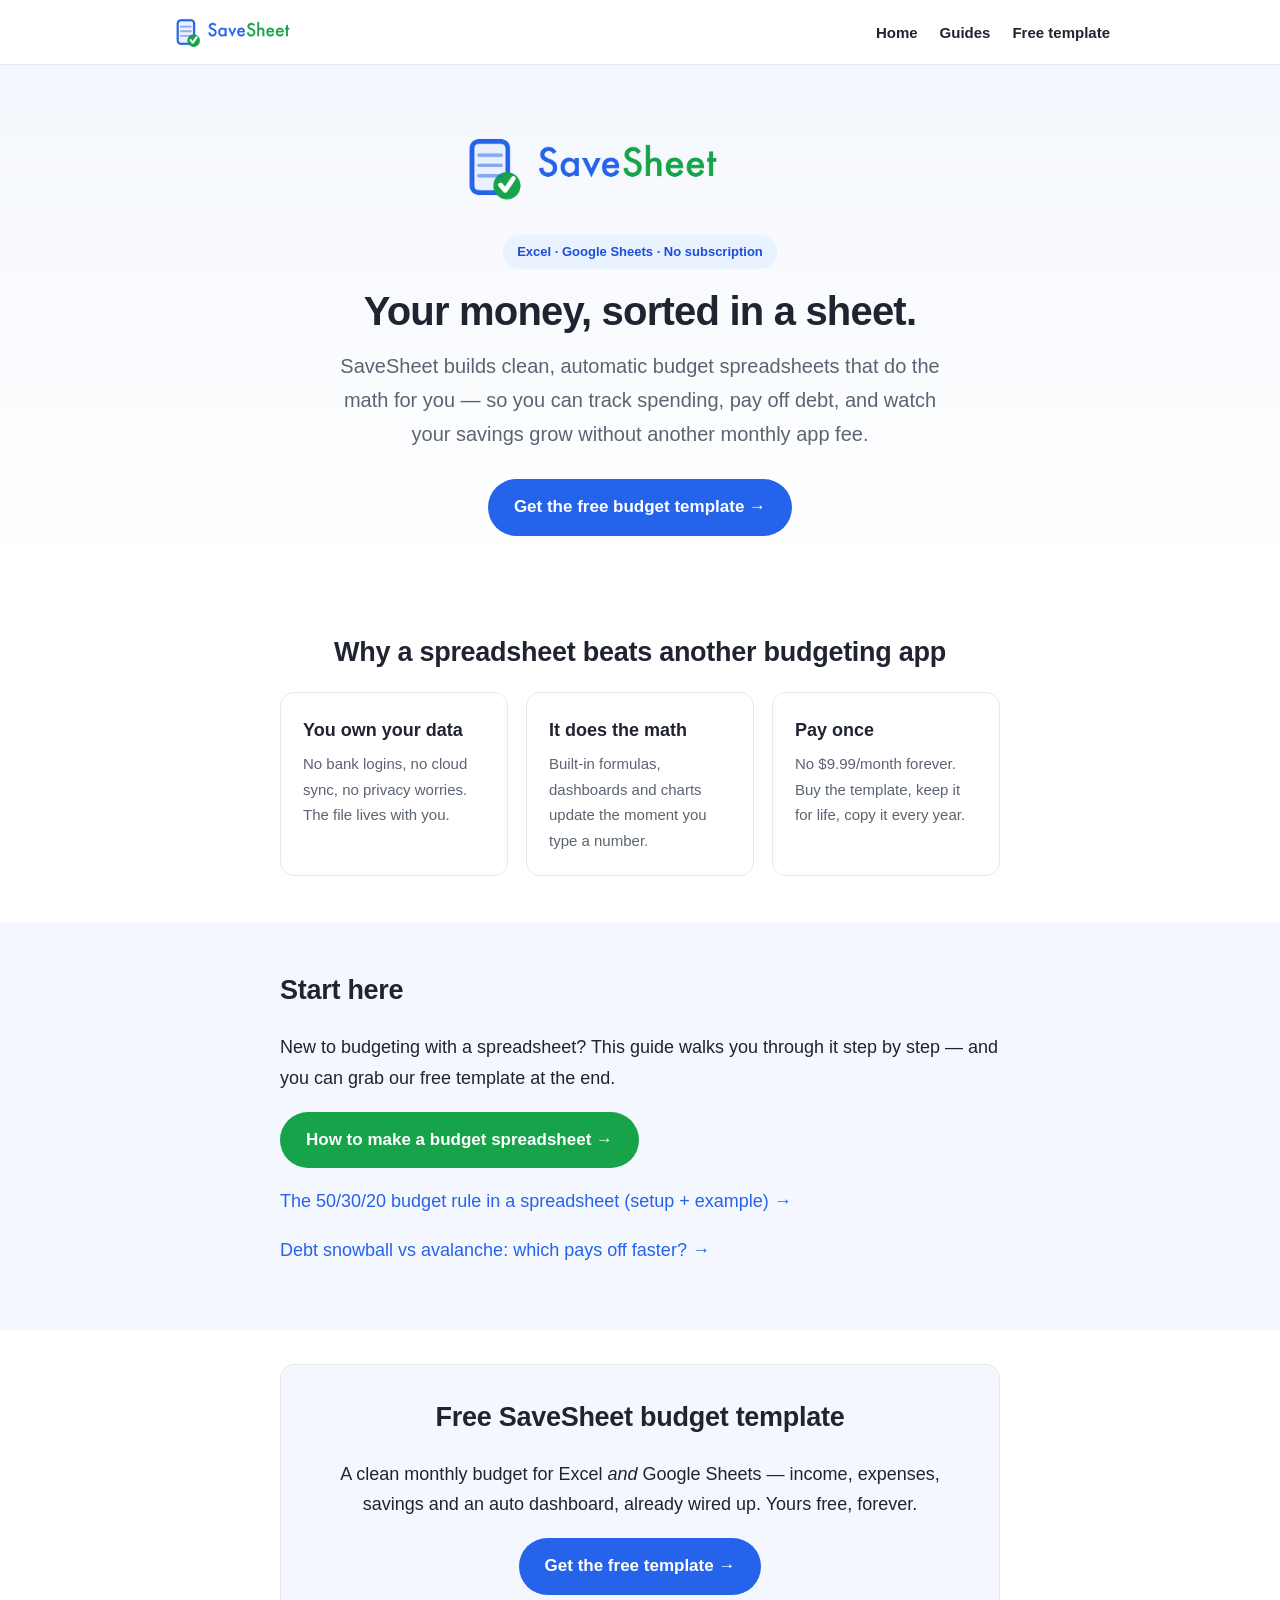
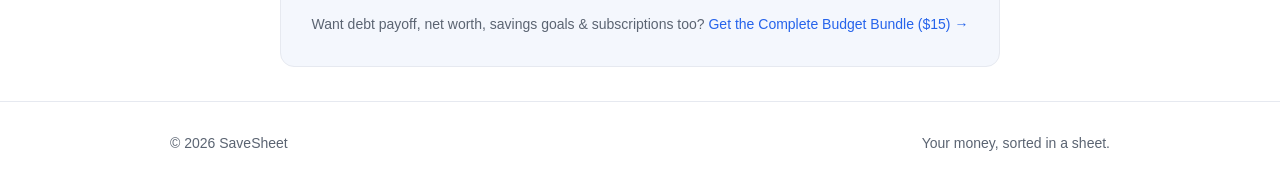
<file: index.html>
<!doctype html>
<html lang="en">
<head>
<meta charset="utf-8">
<meta name="viewport" content="width=device-width,initial-scale=1">
<title>SaveSheet — Simple Budget Spreadsheets for Excel & Google Sheets</title>
<meta name="description" content="SaveSheet makes clean, automatic budget spreadsheets for Excel and Google Sheets. Track spending, crush debt, and grow savings — no subscription, your data stays yours.">
<link rel="canonical" href="https://underwritely.github.io/SaveSheet/">
<meta property="og:type" content="website">
<meta property="og:title" content="SaveSheet — Simple Budget Spreadsheets that just work">
<meta property="og:description" content="Clean, automatic budget spreadsheets for Excel & Google Sheets. No subscription. Your money, sorted in a sheet.">
<meta property="og:url" content="https://underwritely.github.io/SaveSheet/">
<meta name="twitter:card" content="summary_large_image">
<link rel="stylesheet" href="assets/style.css">
<script type="application/ld+json">
{"@context":"https://schema.org","@type":"Organization","name":"SaveSheet",
"url":"https://underwritely.github.io/SaveSheet/",
"logo":"https://underwritely.github.io/SaveSheet/assets/savesheet-logo.png",
"description":"Clean, automatic budget spreadsheets for Excel and Google Sheets."}
</script>
</head>
<body>
<header class="site"><div class="wrap">
  <a href="index.html"><img src="assets/savesheet-logo.png" alt="SaveSheet"></a>
  <nav><a href="index.html">Home</a><a href="blog/how-to-make-a-budget-spreadsheet.html">Guides</a><a href="#get">Free template</a></nav>
</div></header>

<div class="hero"><div class="wrap">
  <img src="assets/savesheet-logo.png" alt="SaveSheet" class="hero-logo">
  <span class="pill">Excel · Google Sheets · No subscription</span>
  <h1>Your money, sorted in a sheet.</h1>
  <p class="lead">SaveSheet builds clean, automatic budget spreadsheets that do the math for you — so you can track spending, pay off debt, and watch your savings grow without another monthly app fee.</p>
  <a class="btn" href="#get">Get the free budget template →</a>
</div></div>

<section><div class="wrap">
  <h2 class="center">Why a spreadsheet beats another budgeting app</h2>
  <div class="grid">
    <div class="card"><h3>You own your data</h3><p>No bank logins, no cloud sync, no privacy worries. The file lives with you.</p></div>
    <div class="card"><h3>It does the math</h3><p>Built-in formulas, dashboards and charts update the moment you type a number.</p></div>
    <div class="card"><h3>Pay once</h3><p>No $9.99/month forever. Buy the template, keep it for life, copy it every year.</p></div>
  </div>
</div></section>

<section style="background:var(--soft)"><div class="wrap">
  <h2>Start here</h2>
  <p>New to budgeting with a spreadsheet? This guide walks you through it step by step — and you can grab our free template at the end.</p>
  <p><a class="btn green" href="blog/how-to-make-a-budget-spreadsheet.html">How to make a budget spreadsheet →</a></p>
  <p><a href="blog/50-30-20-budget-spreadsheet.html">The 50/30/20 budget rule in a spreadsheet (setup + example) →</a></p>
  <p><a href="blog/debt-snowball-vs-avalanche-spreadsheet.html">Debt snowball vs avalanche: which pays off faster? →</a></p>
</div></section>

<div class="wrap"><div class="cta" id="get">
  <h2>Free SaveSheet budget template</h2>
  <p>A clean monthly budget for Excel <em>and</em> Google Sheets — income, expenses, savings and an auto dashboard, already wired up. Yours free, forever.</p>
  <p><a class="btn" href="https://underwritely.gumroad.com/l/SaveSheet_Free">Get the free template →</a></p>
  <p style="font-size:14px;color:var(--muted);margin-bottom:0">Want debt payoff, net worth, savings goals &amp; subscriptions too? <a href="https://underwritely.gumroad.com/l/SaveSheet">Get the Complete Budget Bundle ($15) →</a></p>
</div></div>

<footer class="site"><div class="wrap">
  <span>© 2026 SaveSheet</span>
  <span>Your money, sorted in a sheet.</span>
</div></footer>
</body>
</html>
</file>
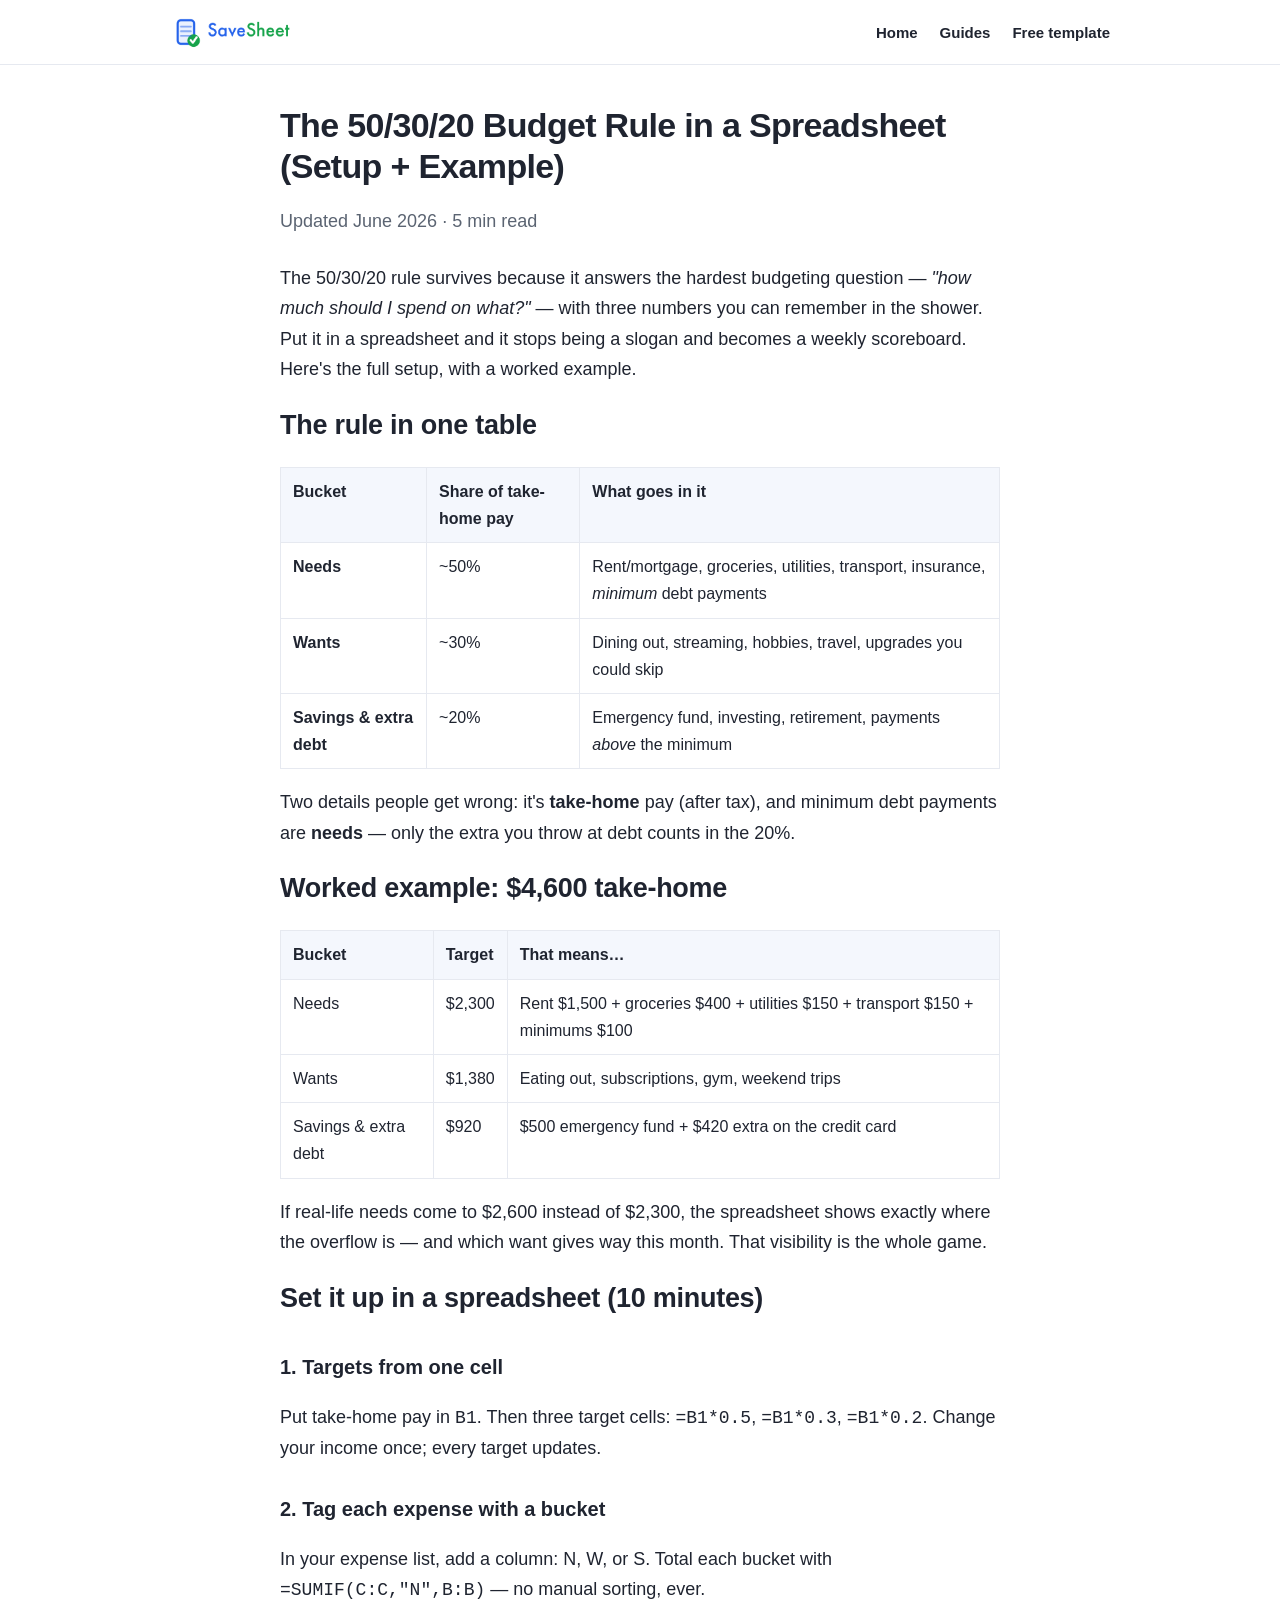
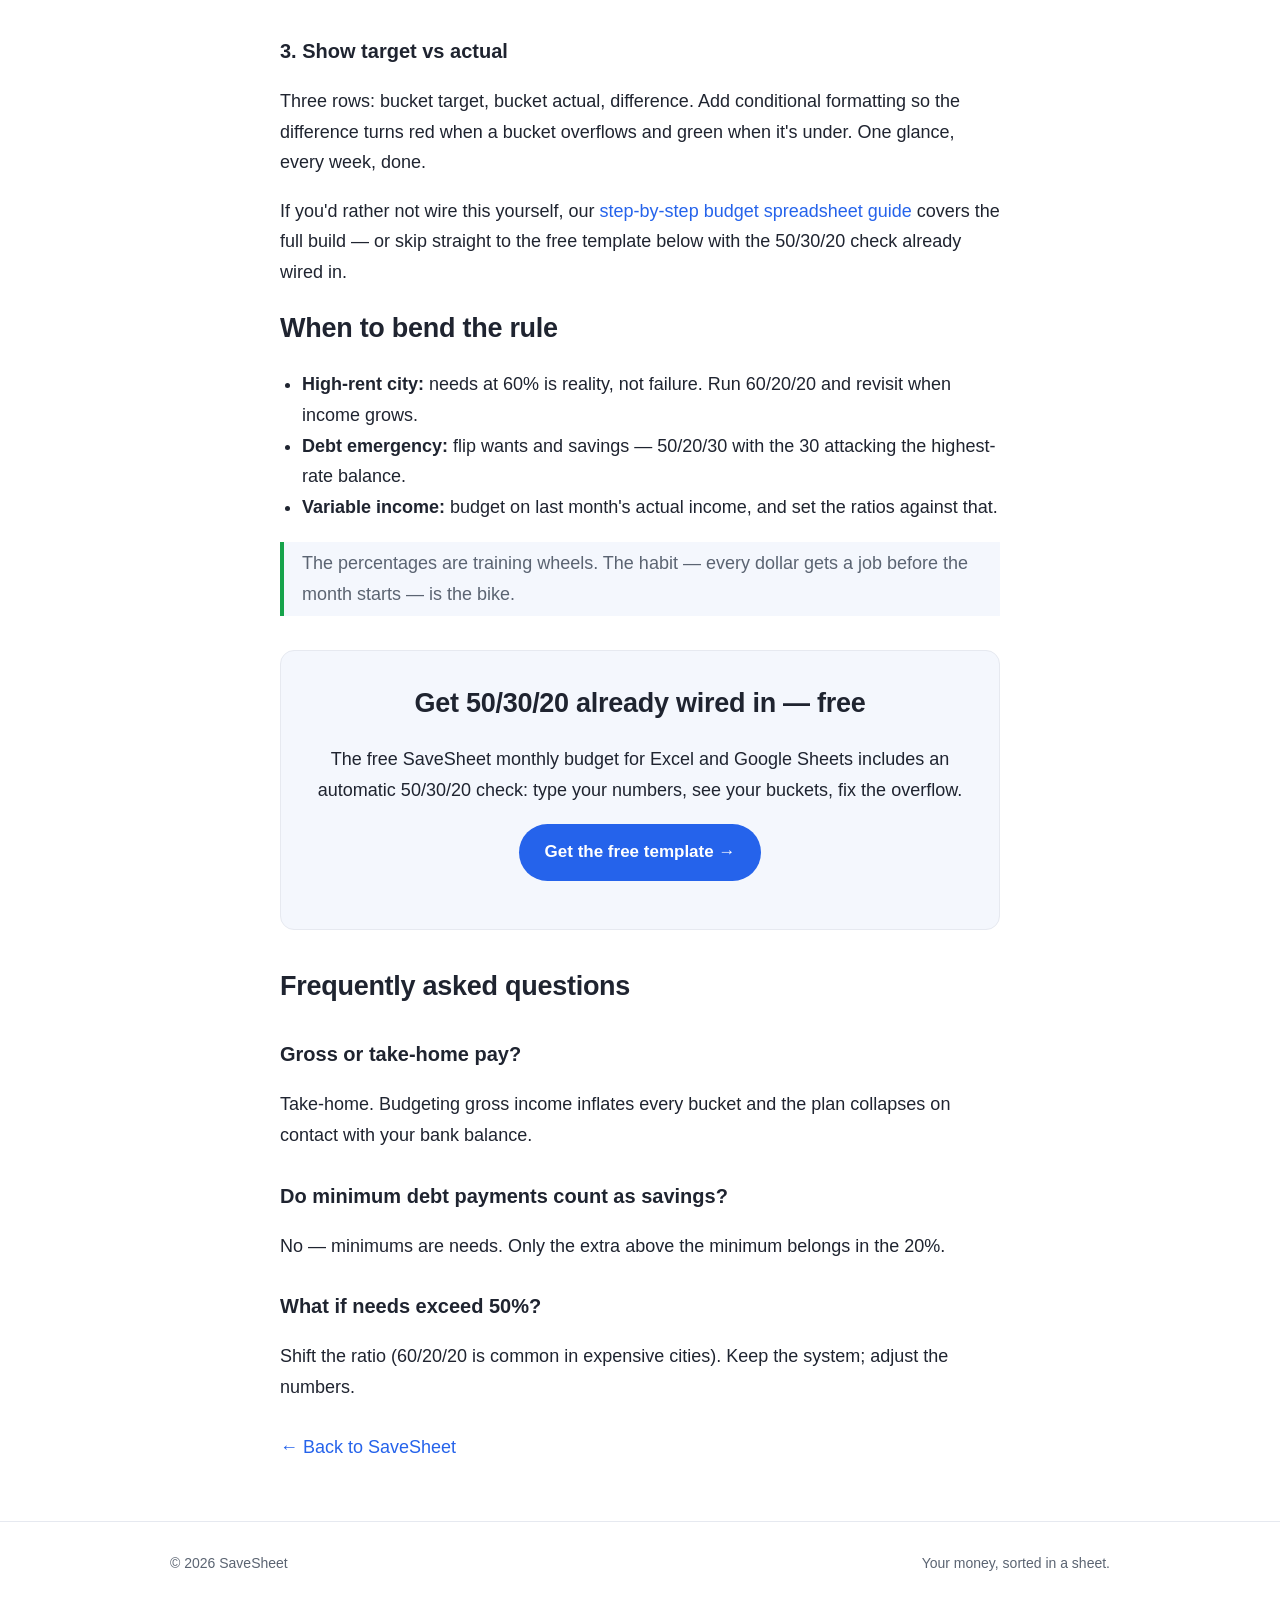
<file: blog/50-30-20-budget-spreadsheet.html>
<!doctype html>
<html lang="en">
<head>
<meta charset="utf-8">
<meta name="viewport" content="width=device-width,initial-scale=1">
<title>The 50/30/20 Budget Rule in a Spreadsheet (Setup + Example)</title>
<meta name="description" content="How to set up the 50/30/20 budget rule in Excel or Google Sheets: what counts as needs, wants and savings, a worked example on a $4,600 income, the formulas, and when to bend the rule.">
<link rel="canonical" href="https://underwritely.github.io/SaveSheet/blog/50-30-20-budget-spreadsheet.html">
<meta property="og:type" content="article">
<meta property="og:title" content="The 50/30/20 Budget Rule in a Spreadsheet (Setup + Example)">
<meta property="og:description" content="Needs, wants, savings — set up the 50/30/20 rule in a spreadsheet in 10 minutes, with a worked example.">
<meta property="og:url" content="https://underwritely.github.io/SaveSheet/blog/50-30-20-budget-spreadsheet.html">
<link rel="stylesheet" href="../assets/style.css">
<script type="application/ld+json">
{"@context":"https://schema.org","@type":"Article",
"headline":"The 50/30/20 Budget Rule in a Spreadsheet (Setup + Example)",
"description":"How to set up the 50/30/20 budget rule in Excel or Google Sheets, with a worked example.",
"author":{"@type":"Organization","name":"SaveSheet"},
"publisher":{"@type":"Organization","name":"SaveSheet"},
"datePublished":"2026-06-10","dateModified":"2026-06-10",
"mainEntityOfPage":"https://underwritely.github.io/SaveSheet/blog/50-30-20-budget-spreadsheet.html"}
</script>
<script type="application/ld+json">
{"@context":"https://schema.org","@type":"FAQPage","mainEntity":[
{"@type":"Question","name":"Is the 50/30/20 rule based on gross or take-home pay?",
"acceptedAnswer":{"@type":"Answer","text":"Take-home (after-tax) pay. Using gross income makes every bucket look bigger than the money you can actually spend, and the budget fails in week one."}},
{"@type":"Question","name":"Do minimum debt payments count as savings in 50/30/20?",
"acceptedAnswer":{"@type":"Answer","text":"No — minimum payments are needs, because you must make them. Anything you pay above the minimum counts toward the 20% savings-and-debt bucket."}},
{"@type":"Question","name":"What if my rent makes needs more than 50%?",
"acceptedAnswer":{"@type":"Answer","text":"Common in high-rent cities. Shift the ratio — say 60/20/20 — rather than abandoning the system. The point is giving every dollar a job, not hitting an exact percentage."}}
]}
</script>
</head>
<body>
<header class="site"><div class="wrap">
  <a href="../index.html"><img src="../assets/savesheet-logo.png" alt="SaveSheet"></a>
  <nav><a href="../index.html">Home</a><a href="how-to-make-a-budget-spreadsheet.html">Guides</a><a href="../index.html#get">Free template</a></nav>
</div></header>

<div class="wrap"><article class="post">
<h1>The 50/30/20 Budget Rule in a Spreadsheet (Setup + Example)</h1>
<p class="meta">Updated June 2026 · 5 min read</p>

<p>The 50/30/20 rule survives because it answers the hardest budgeting question — <em>"how much should I spend on what?"</em> — with three numbers you can remember in the shower. Put it in a spreadsheet and it stops being a slogan and becomes a weekly scoreboard. Here's the full setup, with a worked example.</p>

<h2>The rule in one table</h2>
<table>
<tr><th>Bucket</th><th>Share of take-home pay</th><th>What goes in it</th></tr>
<tr><td><strong>Needs</strong></td><td>~50%</td><td>Rent/mortgage, groceries, utilities, transport, insurance, <em>minimum</em> debt payments</td></tr>
<tr><td><strong>Wants</strong></td><td>~30%</td><td>Dining out, streaming, hobbies, travel, upgrades you could skip</td></tr>
<tr><td><strong>Savings &amp; extra debt</strong></td><td>~20%</td><td>Emergency fund, investing, retirement, payments <em>above</em> the minimum</td></tr>
</table>
<p>Two details people get wrong: it's <strong>take-home</strong> pay (after tax), and minimum debt payments are <strong>needs</strong> — only the extra you throw at debt counts in the 20%.</p>

<h2>Worked example: $4,600 take-home</h2>
<table>
<tr><th>Bucket</th><th>Target</th><th>That means…</th></tr>
<tr><td>Needs</td><td>$2,300</td><td>Rent $1,500 + groceries $400 + utilities $150 + transport $150 + minimums $100</td></tr>
<tr><td>Wants</td><td>$1,380</td><td>Eating out, subscriptions, gym, weekend trips</td></tr>
<tr><td>Savings &amp; extra debt</td><td>$920</td><td>$500 emergency fund + $420 extra on the credit card</td></tr>
</table>
<p>If real-life needs come to $2,600 instead of $2,300, the spreadsheet shows exactly where the overflow is — and which want gives way this month. That visibility is the whole game.</p>

<h2>Set it up in a spreadsheet (10 minutes)</h2>
<h3>1. Targets from one cell</h3>
<p>Put take-home pay in <code>B1</code>. Then three target cells: <code>=B1*0.5</code>, <code>=B1*0.3</code>, <code>=B1*0.2</code>. Change your income once; every target updates.</p>
<h3>2. Tag each expense with a bucket</h3>
<p>In your expense list, add a column: N, W, or S. Total each bucket with <code>=SUMIF(C:C,"N",B:B)</code> — no manual sorting, ever.</p>
<h3>3. Show target vs actual</h3>
<p>Three rows: bucket target, bucket actual, difference. Add conditional formatting so the difference turns red when a bucket overflows and green when it's under. One glance, every week, done.</p>
<p>If you'd rather not wire this yourself, our <a href="how-to-make-a-budget-spreadsheet.html">step-by-step budget spreadsheet guide</a> covers the full build — or skip straight to the free template below with the 50/30/20 check already wired in.</p>

<h2>When to bend the rule</h2>
<ul>
<li><strong>High-rent city:</strong> needs at 60% is reality, not failure. Run 60/20/20 and revisit when income grows.</li>
<li><strong>Debt emergency:</strong> flip wants and savings — 50/20/30 with the 30 attacking the highest-rate balance.</li>
<li><strong>Variable income:</strong> budget on last month's actual income, and set the ratios against that.</li>
</ul>
<blockquote>The percentages are training wheels. The habit — every dollar gets a job before the month starts — is the bike.</blockquote>

<div class="cta">
  <h2>Get 50/30/20 already wired in — free</h2>
  <p>The free SaveSheet monthly budget for Excel and Google Sheets includes an automatic 50/30/20 check: type your numbers, see your buckets, fix the overflow.</p>
  <p><a class="btn" href="https://underwritely.gumroad.com/l/SaveSheet_Free">Get the free template →</a></p>
</div>

<h2>Frequently asked questions</h2>
<h3>Gross or take-home pay?</h3>
<p>Take-home. Budgeting gross income inflates every bucket and the plan collapses on contact with your bank balance.</p>
<h3>Do minimum debt payments count as savings?</h3>
<p>No — minimums are needs. Only the extra above the minimum belongs in the 20%.</p>
<h3>What if needs exceed 50%?</h3>
<p>Shift the ratio (60/20/20 is common in expensive cities). Keep the system; adjust the numbers.</p>

<p style="margin-top:30px"><a href="../index.html">← Back to SaveSheet</a></p>
</article></div>

<footer class="site"><div class="wrap">
  <span>© 2026 SaveSheet</span>
  <span>Your money, sorted in a sheet.</span>
</div></footer>
</body>
</html>
</file>
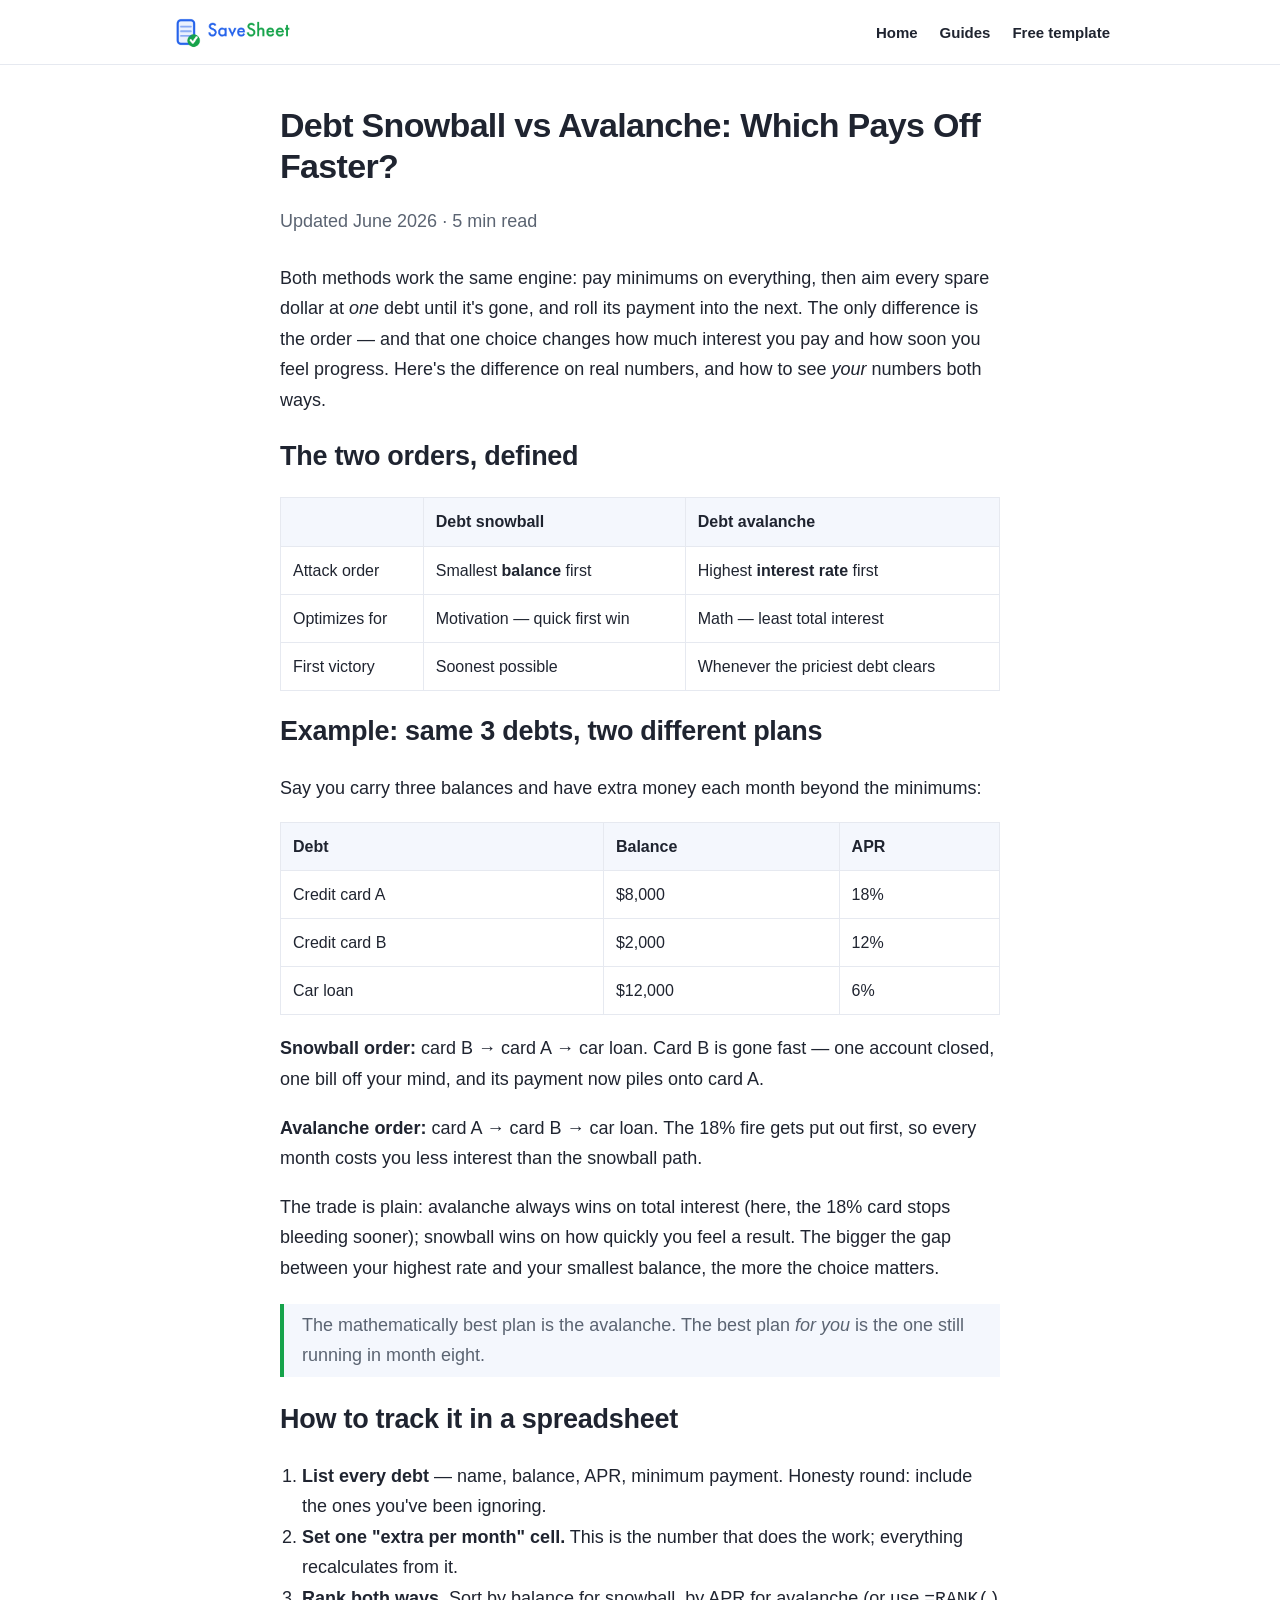
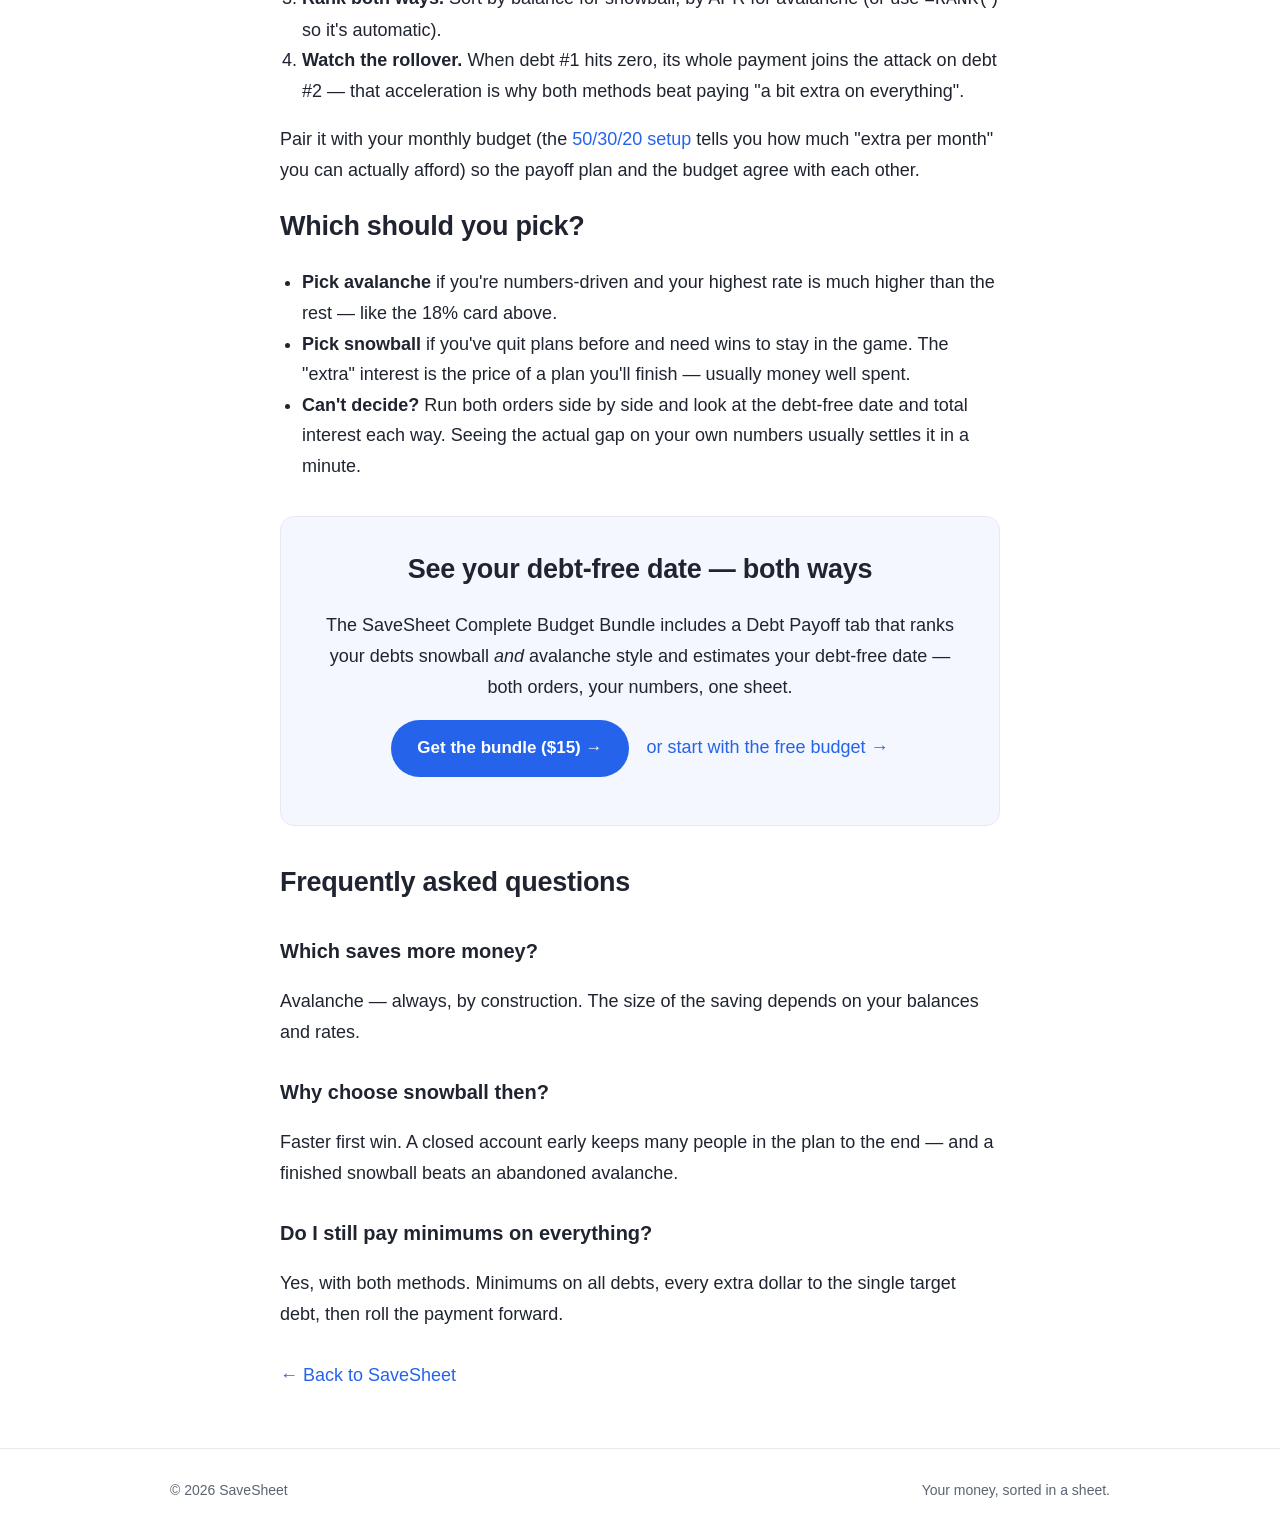
<file: blog/debt-snowball-vs-avalanche-spreadsheet.html>
<!doctype html>
<html lang="en">
<head>
<meta charset="utf-8">
<meta name="viewport" content="width=device-width,initial-scale=1">
<title>Debt Snowball vs Avalanche: Which Pays Off Faster? (With Example)</title>
<meta name="description" content="Debt snowball vs avalanche explained with a 3-debt example: how each method orders your payoff, which saves more interest, which keeps you motivated, and how to track both in a spreadsheet.">
<link rel="canonical" href="https://underwritely.github.io/SaveSheet/blog/debt-snowball-vs-avalanche-spreadsheet.html">
<meta property="og:type" content="article">
<meta property="og:title" content="Debt Snowball vs Avalanche: Which Pays Off Faster?">
<meta property="og:description" content="A 3-debt example showing how snowball and avalanche order your payoff — and how to pick the one you'll stick to.">
<meta property="og:url" content="https://underwritely.github.io/SaveSheet/blog/debt-snowball-vs-avalanche-spreadsheet.html">
<link rel="stylesheet" href="../assets/style.css">
<script type="application/ld+json">
{"@context":"https://schema.org","@type":"Article",
"headline":"Debt Snowball vs Avalanche: Which Pays Off Faster?",
"description":"How the snowball and avalanche methods order your debt payoff, with a worked example.",
"author":{"@type":"Organization","name":"SaveSheet"},
"publisher":{"@type":"Organization","name":"SaveSheet"},
"datePublished":"2026-06-10","dateModified":"2026-06-10",
"mainEntityOfPage":"https://underwritely.github.io/SaveSheet/blog/debt-snowball-vs-avalanche-spreadsheet.html"}
</script>
<script type="application/ld+json">
{"@context":"https://schema.org","@type":"FAQPage","mainEntity":[
{"@type":"Question","name":"Which saves more money, snowball or avalanche?",
"acceptedAnswer":{"@type":"Answer","text":"Avalanche, always — by attacking the highest interest rate first, it minimizes total interest paid. The gap can be small or large depending on your balances and rates, which is why it's worth seeing both numbers side by side."}},
{"@type":"Question","name":"Why do people choose the snowball method if it costs more?",
"acceptedAnswer":{"@type":"Answer","text":"Because it clears the smallest balance first, you get a full account closed — a real win — much sooner. For many people that early momentum is the difference between finishing the plan and abandoning it."}},
{"@type":"Question","name":"Do I keep paying minimums on all debts with both methods?",
"acceptedAnswer":{"@type":"Answer","text":"Yes. With both methods you pay the minimum on every debt, then send every extra dollar to one target debt — smallest balance (snowball) or highest rate (avalanche). When it's gone, its payment rolls into the next target."}}
]}
</script>
</head>
<body>
<header class="site"><div class="wrap">
  <a href="../index.html"><img src="../assets/savesheet-logo.png" alt="SaveSheet"></a>
  <nav><a href="../index.html">Home</a><a href="how-to-make-a-budget-spreadsheet.html">Guides</a><a href="../index.html#get">Free template</a></nav>
</div></header>

<div class="wrap"><article class="post">
<h1>Debt Snowball vs Avalanche: Which Pays Off Faster?</h1>
<p class="meta">Updated June 2026 · 5 min read</p>

<p>Both methods work the same engine: pay minimums on everything, then aim every spare dollar at <em>one</em> debt until it's gone, and roll its payment into the next. The only difference is the order — and that one choice changes how much interest you pay and how soon you feel progress. Here's the difference on real numbers, and how to see <em>your</em> numbers both ways.</p>

<h2>The two orders, defined</h2>
<table>
<tr><th></th><th>Debt snowball</th><th>Debt avalanche</th></tr>
<tr><td>Attack order</td><td>Smallest <strong>balance</strong> first</td><td>Highest <strong>interest rate</strong> first</td></tr>
<tr><td>Optimizes for</td><td>Motivation — quick first win</td><td>Math — least total interest</td></tr>
<tr><td>First victory</td><td>Soonest possible</td><td>Whenever the priciest debt clears</td></tr>
</table>

<h2>Example: same 3 debts, two different plans</h2>
<p>Say you carry three balances and have extra money each month beyond the minimums:</p>
<table>
<tr><th>Debt</th><th>Balance</th><th>APR</th></tr>
<tr><td>Credit card A</td><td>$8,000</td><td>18%</td></tr>
<tr><td>Credit card B</td><td>$2,000</td><td>12%</td></tr>
<tr><td>Car loan</td><td>$12,000</td><td>6%</td></tr>
</table>
<p><strong>Snowball order:</strong> card B → card A → car loan. Card B is gone fast — one account closed, one bill off your mind, and its payment now piles onto card A.</p>
<p><strong>Avalanche order:</strong> card A → card B → car loan. The 18% fire gets put out first, so every month costs you less interest than the snowball path.</p>
<p>The trade is plain: avalanche always wins on total interest (here, the 18% card stops bleeding sooner); snowball wins on how quickly you feel a result. The bigger the gap between your highest rate and your smallest balance, the more the choice matters.</p>

<blockquote>The mathematically best plan is the avalanche. The best plan <em>for you</em> is the one still running in month eight.</blockquote>

<h2>How to track it in a spreadsheet</h2>
<ol>
<li><strong>List every debt</strong> — name, balance, APR, minimum payment. Honesty round: include the ones you've been ignoring.</li>
<li><strong>Set one "extra per month" cell.</strong> This is the number that does the work; everything recalculates from it.</li>
<li><strong>Rank both ways.</strong> Sort by balance for snowball, by APR for avalanche (or use <code>=RANK()</code> so it's automatic).</li>
<li><strong>Watch the rollover.</strong> When debt #1 hits zero, its whole payment joins the attack on debt #2 — that acceleration is why both methods beat paying "a bit extra on everything".</li>
</ol>
<p>Pair it with your monthly budget (the <a href="50-30-20-budget-spreadsheet.html">50/30/20 setup</a> tells you how much "extra per month" you can actually afford) so the payoff plan and the budget agree with each other.</p>

<h2>Which should you pick?</h2>
<ul>
<li><strong>Pick avalanche</strong> if you're numbers-driven and your highest rate is much higher than the rest — like the 18% card above.</li>
<li><strong>Pick snowball</strong> if you've quit plans before and need wins to stay in the game. The "extra" interest is the price of a plan you'll finish — usually money well spent.</li>
<li><strong>Can't decide?</strong> Run both orders side by side and look at the debt-free date and total interest each way. Seeing the actual gap on your own numbers usually settles it in a minute.</li>
</ul>

<div class="cta">
  <h2>See your debt-free date — both ways</h2>
  <p>The SaveSheet Complete Budget Bundle includes a Debt Payoff tab that ranks your debts snowball <em>and</em> avalanche style and estimates your debt-free date — both orders, your numbers, one sheet.</p>
  <p><a class="btn" href="https://underwritely.gumroad.com/l/SaveSheet">Get the bundle ($15) →</a>　<a href="https://underwritely.gumroad.com/l/SaveSheet_Free">or start with the free budget →</a></p>
</div>

<h2>Frequently asked questions</h2>
<h3>Which saves more money?</h3>
<p>Avalanche — always, by construction. The size of the saving depends on your balances and rates.</p>
<h3>Why choose snowball then?</h3>
<p>Faster first win. A closed account early keeps many people in the plan to the end — and a finished snowball beats an abandoned avalanche.</p>
<h3>Do I still pay minimums on everything?</h3>
<p>Yes, with both methods. Minimums on all debts, every extra dollar to the single target debt, then roll the payment forward.</p>

<p style="margin-top:30px"><a href="../index.html">← Back to SaveSheet</a></p>
</article></div>

<footer class="site"><div class="wrap">
  <span>© 2026 SaveSheet</span>
  <span>Your money, sorted in a sheet.</span>
</div></footer>
</body>
</html>
</file>
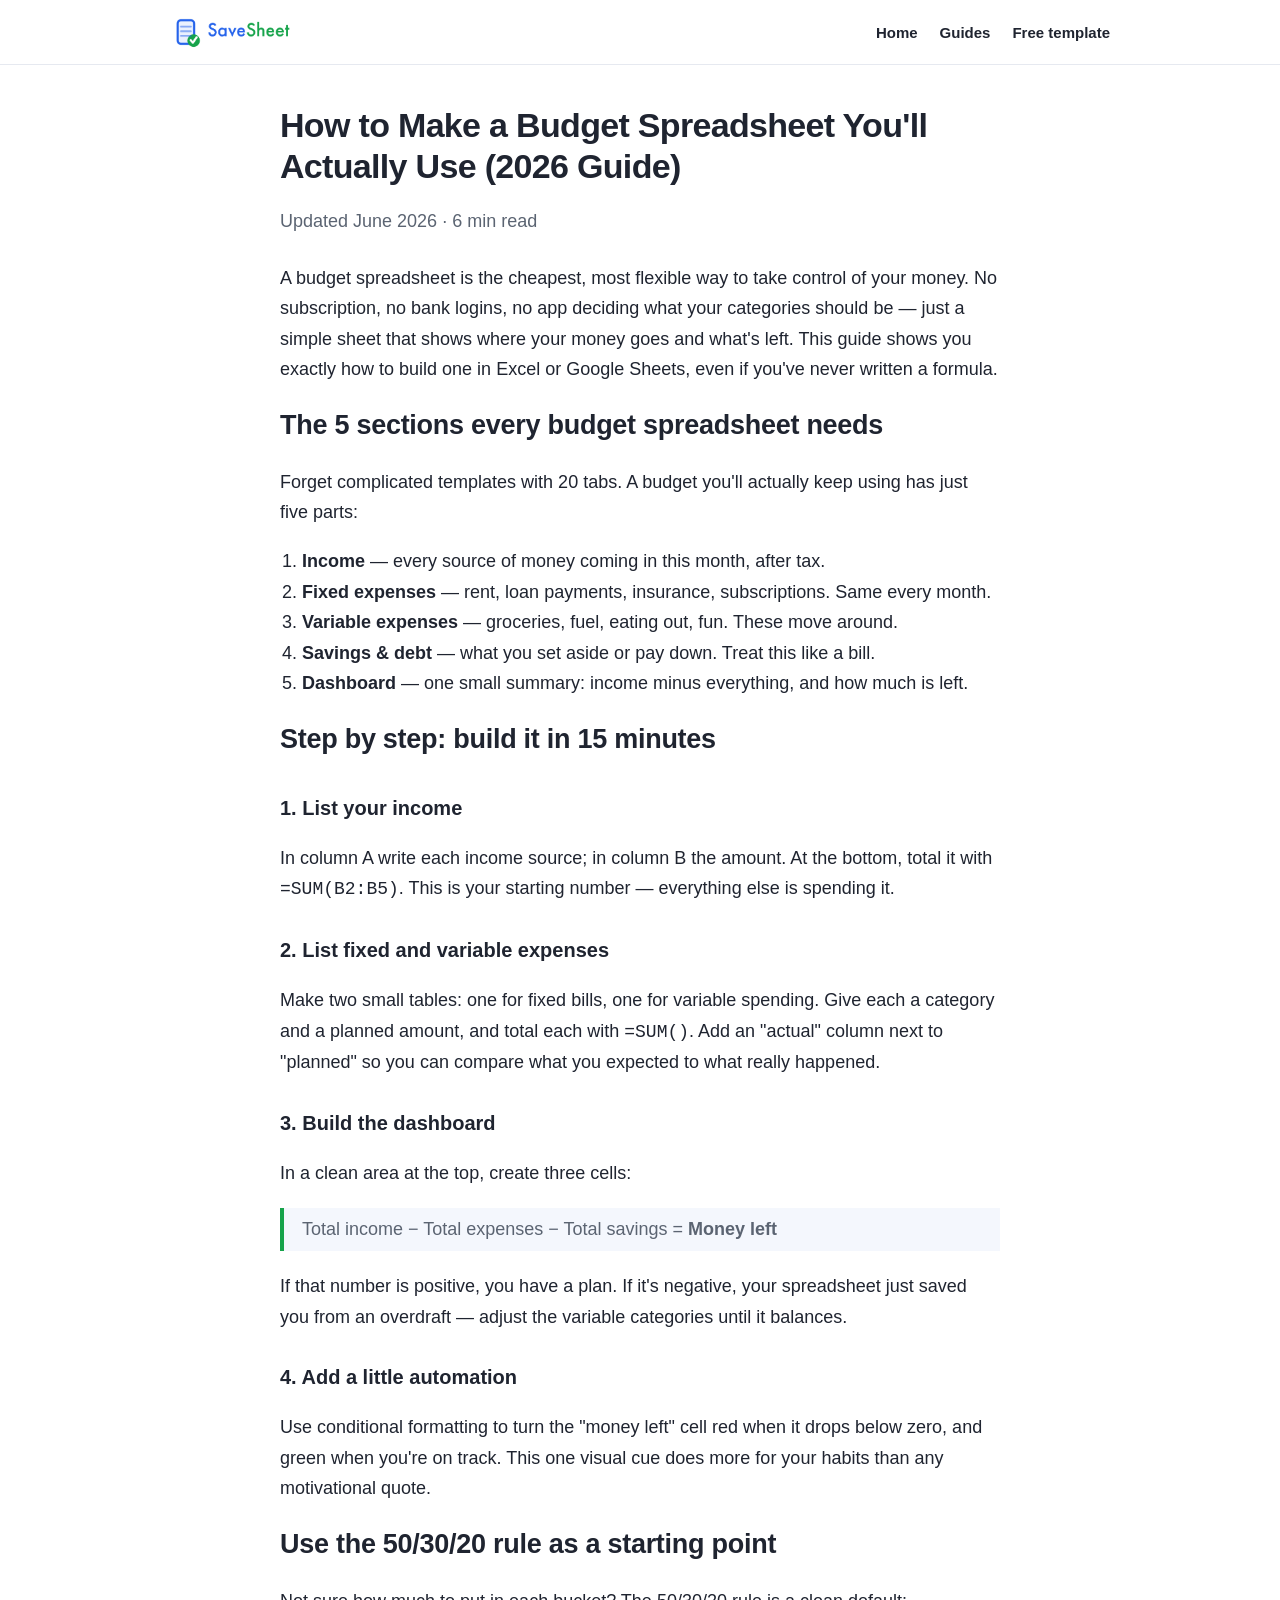
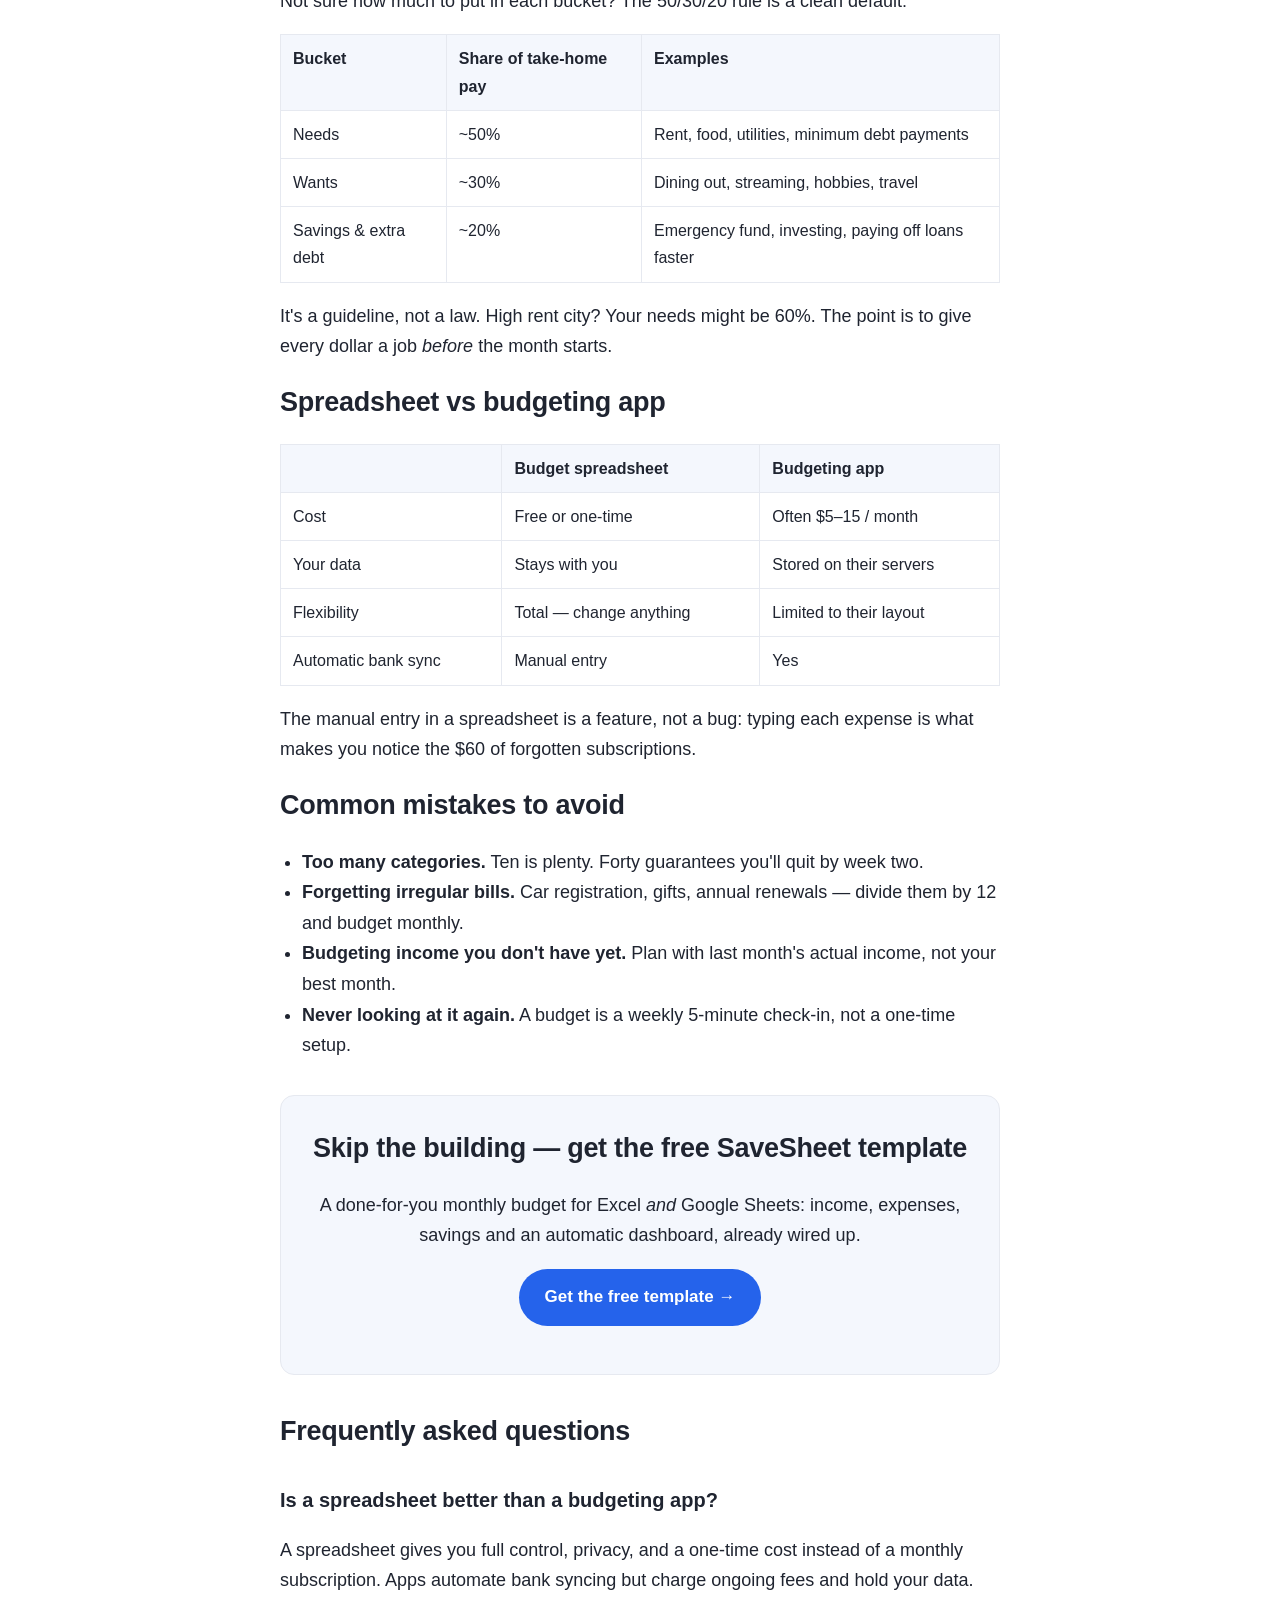
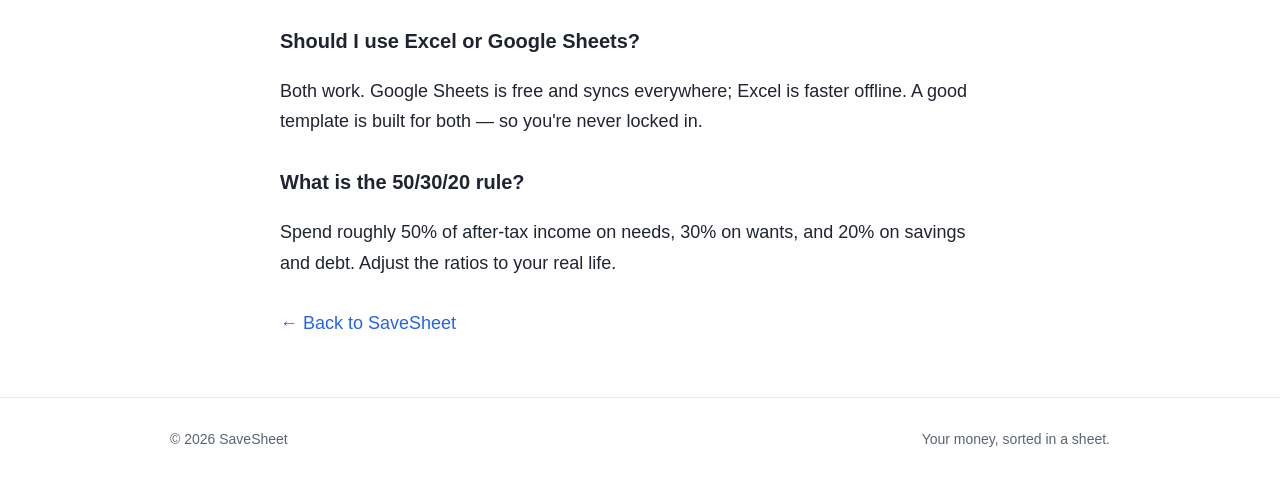
<file: blog/how-to-make-a-budget-spreadsheet.html>
<!doctype html>
<html lang="en">
<head>
<meta charset="utf-8">
<meta name="viewport" content="width=device-width,initial-scale=1">
<title>How to Make a Budget Spreadsheet You'll Actually Use (2026 Guide)</title>
<meta name="description" content="A step-by-step guide to building a budget spreadsheet in Excel or Google Sheets — the 5 sections you need, the 50/30/20 rule, common mistakes, and a free template.">
<link rel="canonical" href="https://underwritely.github.io/SaveSheet/blog/how-to-make-a-budget-spreadsheet.html">
<meta property="og:type" content="article">
<meta property="og:title" content="How to Make a Budget Spreadsheet You'll Actually Use (2026)">
<meta property="og:description" content="The 5 sections every budget spreadsheet needs, the 50/30/20 rule, and a free Excel & Google Sheets template.">
<meta property="og:url" content="https://underwritely.github.io/SaveSheet/blog/how-to-make-a-budget-spreadsheet.html">
<link rel="stylesheet" href="../assets/style.css">
<script type="application/ld+json">
{"@context":"https://schema.org","@type":"Article",
"headline":"How to Make a Budget Spreadsheet You'll Actually Use (2026 Guide)",
"description":"A step-by-step guide to building a budget spreadsheet in Excel or Google Sheets.",
"author":{"@type":"Organization","name":"SaveSheet"},
"publisher":{"@type":"Organization","name":"SaveSheet"},
"datePublished":"2026-06-05","dateModified":"2026-06-05",
"mainEntityOfPage":"https://underwritely.github.io/SaveSheet/blog/how-to-make-a-budget-spreadsheet.html"}
</script>
<script type="application/ld+json">
{"@context":"https://schema.org","@type":"FAQPage","mainEntity":[
{"@type":"Question","name":"Is a spreadsheet better than a budgeting app?",
"acceptedAnswer":{"@type":"Answer","text":"A spreadsheet gives you full control, privacy, and a one-time cost instead of a monthly subscription. Apps automate bank syncing but charge ongoing fees and hold your data. Many people use a spreadsheet precisely because it forces them to look at every transaction."}},
{"@type":"Question","name":"Should I use Excel or Google Sheets for budgeting?",
"acceptedAnswer":{"@type":"Answer","text":"Both work. Google Sheets is free, syncs across devices, and is easiest to share. Excel is faster for large files and works offline. A good template is built for both."}},
{"@type":"Question","name":"What is the 50/30/20 budget rule?",
"acceptedAnswer":{"@type":"Answer","text":"Spend about 50% of after-tax income on needs, 30% on wants, and put 20% toward savings and debt. It is a simple starting framework you can adjust to your situation."}}
]}
</script>
</head>
<body>
<header class="site"><div class="wrap">
  <a href="../index.html"><img src="../assets/savesheet-logo.png" alt="SaveSheet"></a>
  <nav><a href="../index.html">Home</a><a href="how-to-make-a-budget-spreadsheet.html">Guides</a><a href="../index.html#get">Free template</a></nav>
</div></header>

<div class="wrap"><article class="post">
<h1>How to Make a Budget Spreadsheet You'll Actually Use (2026 Guide)</h1>
<p class="meta">Updated June 2026 · 6 min read</p>

<p>A budget spreadsheet is the cheapest, most flexible way to take control of your money. No subscription, no bank logins, no app deciding what your categories should be — just a simple sheet that shows where your money goes and what's left. This guide shows you exactly how to build one in Excel or Google Sheets, even if you've never written a formula.</p>

<h2>The 5 sections every budget spreadsheet needs</h2>
<p>Forget complicated templates with 20 tabs. A budget you'll actually keep using has just five parts:</p>
<ol>
<li><strong>Income</strong> — every source of money coming in this month, after tax.</li>
<li><strong>Fixed expenses</strong> — rent, loan payments, insurance, subscriptions. Same every month.</li>
<li><strong>Variable expenses</strong> — groceries, fuel, eating out, fun. These move around.</li>
<li><strong>Savings &amp; debt</strong> — what you set aside or pay down. Treat this like a bill.</li>
<li><strong>Dashboard</strong> — one small summary: income minus everything, and how much is left.</li>
</ol>

<h2>Step by step: build it in 15 minutes</h2>
<h3>1. List your income</h3>
<p>In column A write each income source; in column B the amount. At the bottom, total it with <code>=SUM(B2:B5)</code>. This is your starting number — everything else is spending it.</p>

<h3>2. List fixed and variable expenses</h3>
<p>Make two small tables: one for fixed bills, one for variable spending. Give each a category and a planned amount, and total each with <code>=SUM()</code>. Add an "actual" column next to "planned" so you can compare what you expected to what really happened.</p>

<h3>3. Build the dashboard</h3>
<p>In a clean area at the top, create three cells:</p>
<blockquote>Total income − Total expenses − Total savings = <strong>Money left</strong></blockquote>
<p>If that number is positive, you have a plan. If it's negative, your spreadsheet just saved you from an overdraft — adjust the variable categories until it balances.</p>

<h3>4. Add a little automation</h3>
<p>Use conditional formatting to turn the "money left" cell red when it drops below zero, and green when you're on track. This one visual cue does more for your habits than any motivational quote.</p>

<h2>Use the 50/30/20 rule as a starting point</h2>
<p>Not sure how much to put in each bucket? The 50/30/20 rule is a clean default:</p>
<table>
<tr><th>Bucket</th><th>Share of take-home pay</th><th>Examples</th></tr>
<tr><td>Needs</td><td>~50%</td><td>Rent, food, utilities, minimum debt payments</td></tr>
<tr><td>Wants</td><td>~30%</td><td>Dining out, streaming, hobbies, travel</td></tr>
<tr><td>Savings &amp; extra debt</td><td>~20%</td><td>Emergency fund, investing, paying off loans faster</td></tr>
</table>
<p>It's a guideline, not a law. High rent city? Your needs might be 60%. The point is to give every dollar a job <em>before</em> the month starts.</p>

<h2>Spreadsheet vs budgeting app</h2>
<table>
<tr><th></th><th>Budget spreadsheet</th><th>Budgeting app</th></tr>
<tr><td>Cost</td><td>Free or one-time</td><td>Often $5–15 / month</td></tr>
<tr><td>Your data</td><td>Stays with you</td><td>Stored on their servers</td></tr>
<tr><td>Flexibility</td><td>Total — change anything</td><td>Limited to their layout</td></tr>
<tr><td>Automatic bank sync</td><td>Manual entry</td><td>Yes</td></tr>
</table>
<p>The manual entry in a spreadsheet is a feature, not a bug: typing each expense is what makes you notice the $60 of forgotten subscriptions.</p>

<h2>Common mistakes to avoid</h2>
<ul>
<li><strong>Too many categories.</strong> Ten is plenty. Forty guarantees you'll quit by week two.</li>
<li><strong>Forgetting irregular bills.</strong> Car registration, gifts, annual renewals — divide them by 12 and budget monthly.</li>
<li><strong>Budgeting income you don't have yet.</strong> Plan with last month's actual income, not your best month.</li>
<li><strong>Never looking at it again.</strong> A budget is a weekly 5-minute check-in, not a one-time setup.</li>
</ul>

<div class="cta">
  <h2>Skip the building — get the free SaveSheet template</h2>
  <p>A done-for-you monthly budget for Excel <em>and</em> Google Sheets: income, expenses, savings and an automatic dashboard, already wired up.</p>
  <p><a class="btn" href="https://underwritely.gumroad.com/l/SaveSheet_Free">Get the free template →</a></p>
</div>

<h2>Frequently asked questions</h2>
<h3>Is a spreadsheet better than a budgeting app?</h3>
<p>A spreadsheet gives you full control, privacy, and a one-time cost instead of a monthly subscription. Apps automate bank syncing but charge ongoing fees and hold your data.</p>
<h3>Should I use Excel or Google Sheets?</h3>
<p>Both work. Google Sheets is free and syncs everywhere; Excel is faster offline. A good template is built for both — so you're never locked in.</p>
<h3>What is the 50/30/20 rule?</h3>
<p>Spend roughly 50% of after-tax income on needs, 30% on wants, and 20% on savings and debt. Adjust the ratios to your real life.</p>

<p style="margin-top:30px"><a href="../index.html">← Back to SaveSheet</a></p>
</article></div>

<footer class="site"><div class="wrap">
  <span>© 2026 SaveSheet</span>
  <span>Your money, sorted in a sheet.</span>
</div></footer>
</body>
</html>
</file>
<file: assets/style.css>
:root{
  --blue:#2563EB; --blue-dark:#1D4ED8; --green:#16A34A; --ink:#1F2430;
  --muted:#5B6472; --line:#E6E9F0; --bg:#FFFFFF; --soft:#F4F7FD;
  --radius:14px; --wrap:760px;
}
*{box-sizing:border-box}
html{scroll-behavior:smooth}
body{
  margin:0;color:var(--ink);background:var(--bg);
  font-family:-apple-system,BlinkMacSystemFont,"Segoe UI","Helvetica Neue",Arial,sans-serif;
  line-height:1.7;font-size:18px;-webkit-font-smoothing:antialiased;
}
a{color:var(--blue);text-decoration:none}
a:hover{text-decoration:underline}
.wrap{max-width:var(--wrap);margin:0 auto;padding:0 20px}
header.site{border-bottom:1px solid var(--line);background:#fff;position:sticky;top:0;z-index:10}
header.site .wrap{display:flex;align-items:center;justify-content:space-between;height:64px;max-width:980px}
header.site img{height:42px;display:block}
nav a{color:var(--ink);font-weight:600;font-size:15px;margin-left:22px}
.hero{background:linear-gradient(180deg,var(--soft),#fff);padding:56px 0 48px;text-align:center}
.hero-logo{height:92px;width:auto;margin:0 auto 22px;display:block}
@media(max-width:680px){.hero-logo{height:66px}}
.hero h1{font-size:40px;line-height:1.2;margin:0 0 14px;letter-spacing:-.02em}
.hero p.lead{font-size:20px;color:var(--muted);max-width:620px;margin:0 auto 28px}
.btn{display:inline-block;background:var(--blue);color:#fff;font-weight:700;
  padding:14px 26px;border-radius:999px;font-size:17px}
.btn:hover{background:var(--blue-dark);text-decoration:none}
.btn.green{background:var(--green)}
.pill{display:inline-block;background:#E9F2FF;color:var(--blue-dark);font-weight:700;
  font-size:13px;padding:6px 14px;border-radius:999px;margin-bottom:18px}
section{padding:46px 0}
h2{font-size:27px;letter-spacing:-.01em;margin:0 0 16px}
h3{font-size:20px;margin:28px 0 8px}
.grid{display:grid;grid-template-columns:repeat(3,1fr);gap:18px;margin-top:8px}
.card{border:1px solid var(--line);border-radius:var(--radius);padding:22px;background:#fff}
.card h3{margin:0 0 6px;font-size:18px}
.card p{margin:0;color:var(--muted);font-size:15px}
.center{text-align:center}
table{border-collapse:collapse;width:100%;margin:18px 0;font-size:16px}
th,td{border:1px solid var(--line);padding:10px 12px;text-align:left;vertical-align:top}
th{background:var(--soft)}
.cta{background:var(--soft);border:1px solid var(--line);border-radius:var(--radius);
  padding:30px;text-align:center;margin:34px 0}
.cta h2{margin-top:0}
article.post{padding:40px 0 10px}
article.post h1{font-size:34px;line-height:1.22;letter-spacing:-.02em;margin:0 0 10px}
.meta{color:var(--muted);font-size:15px;margin-bottom:26px}
article.post p,article.post li{font-size:18px}
article.post ul,article.post ol{padding-left:22px}
blockquote{border-left:4px solid var(--green);margin:20px 0;padding:6px 18px;color:var(--muted);background:var(--soft)}
footer.site{border-top:1px solid var(--line);color:var(--muted);font-size:14px;padding:30px 0;margin-top:30px}
footer.site .wrap{max-width:980px;display:flex;justify-content:space-between;flex-wrap:wrap;gap:10px}
@media(max-width:680px){
  .hero h1{font-size:31px}.grid{grid-template-columns:1fr}body{font-size:17px}
  nav a{margin-left:14px;font-size:14px}
}
</file>
